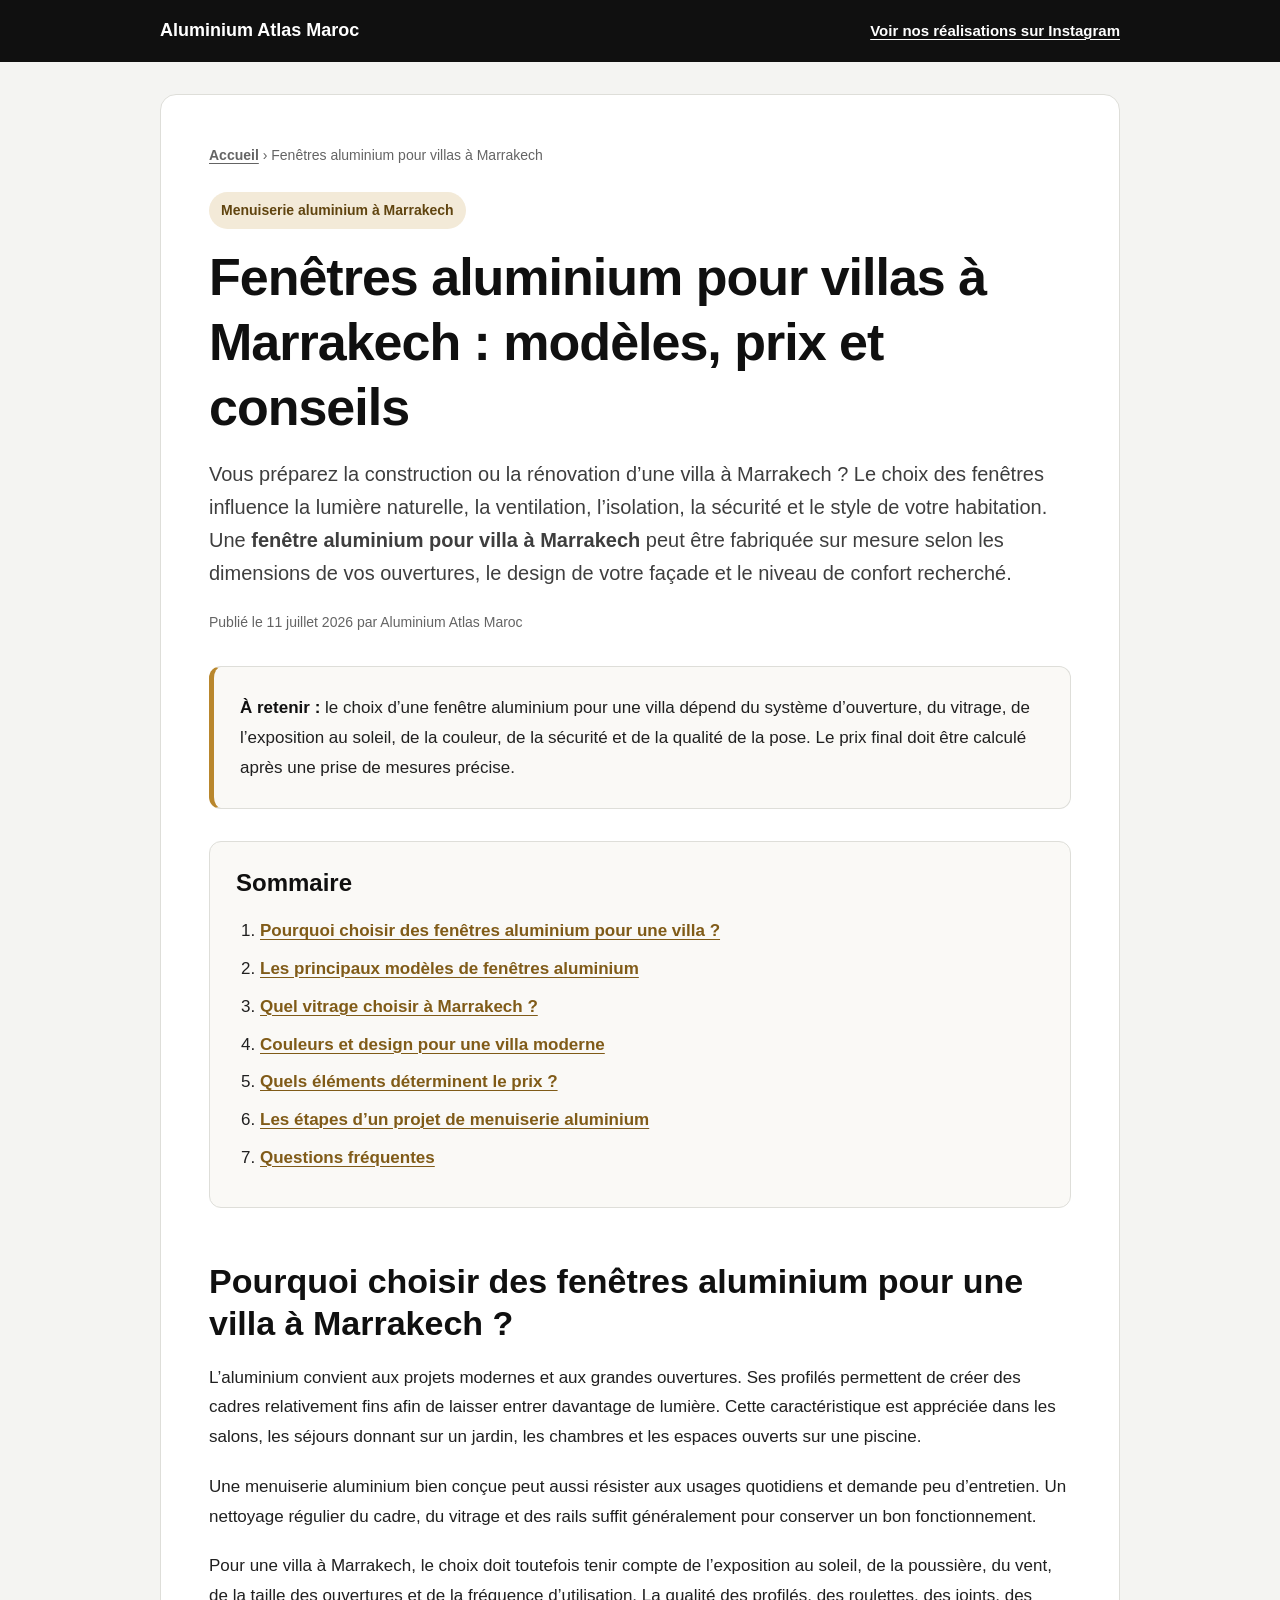
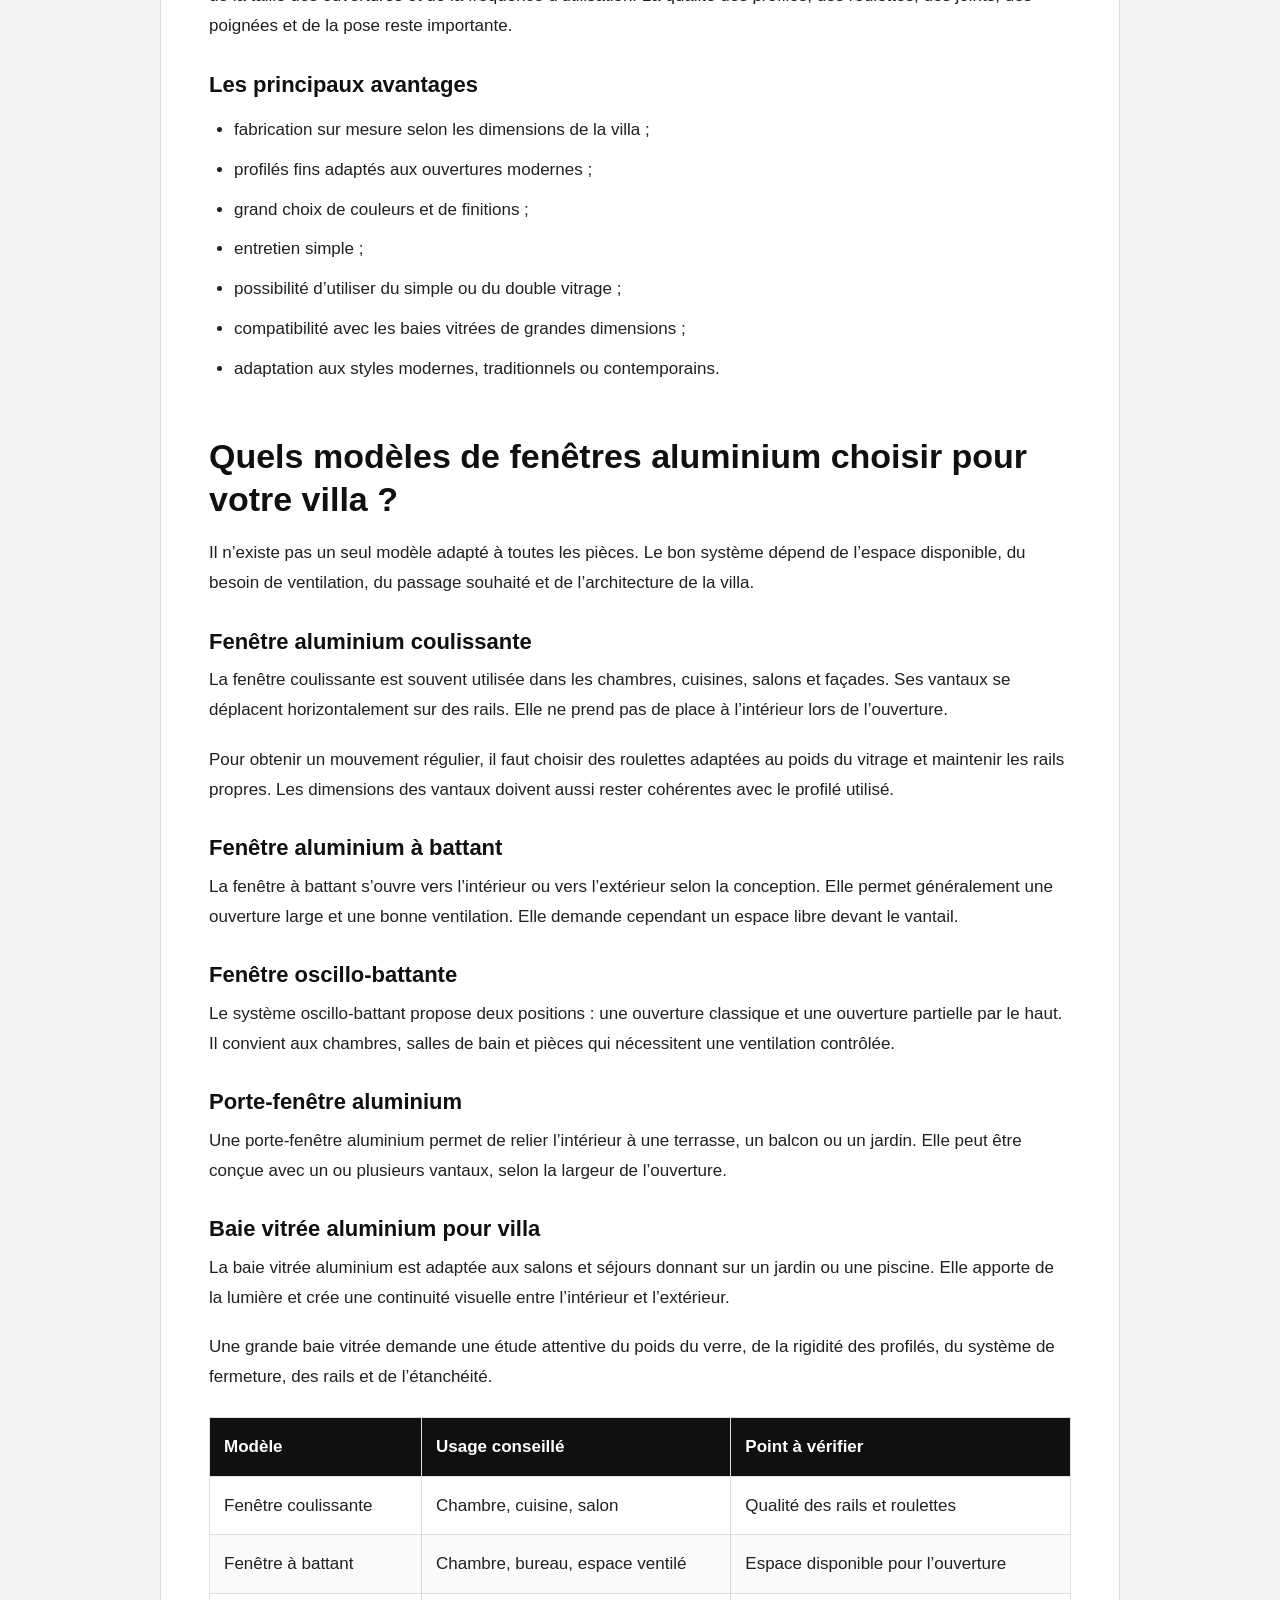
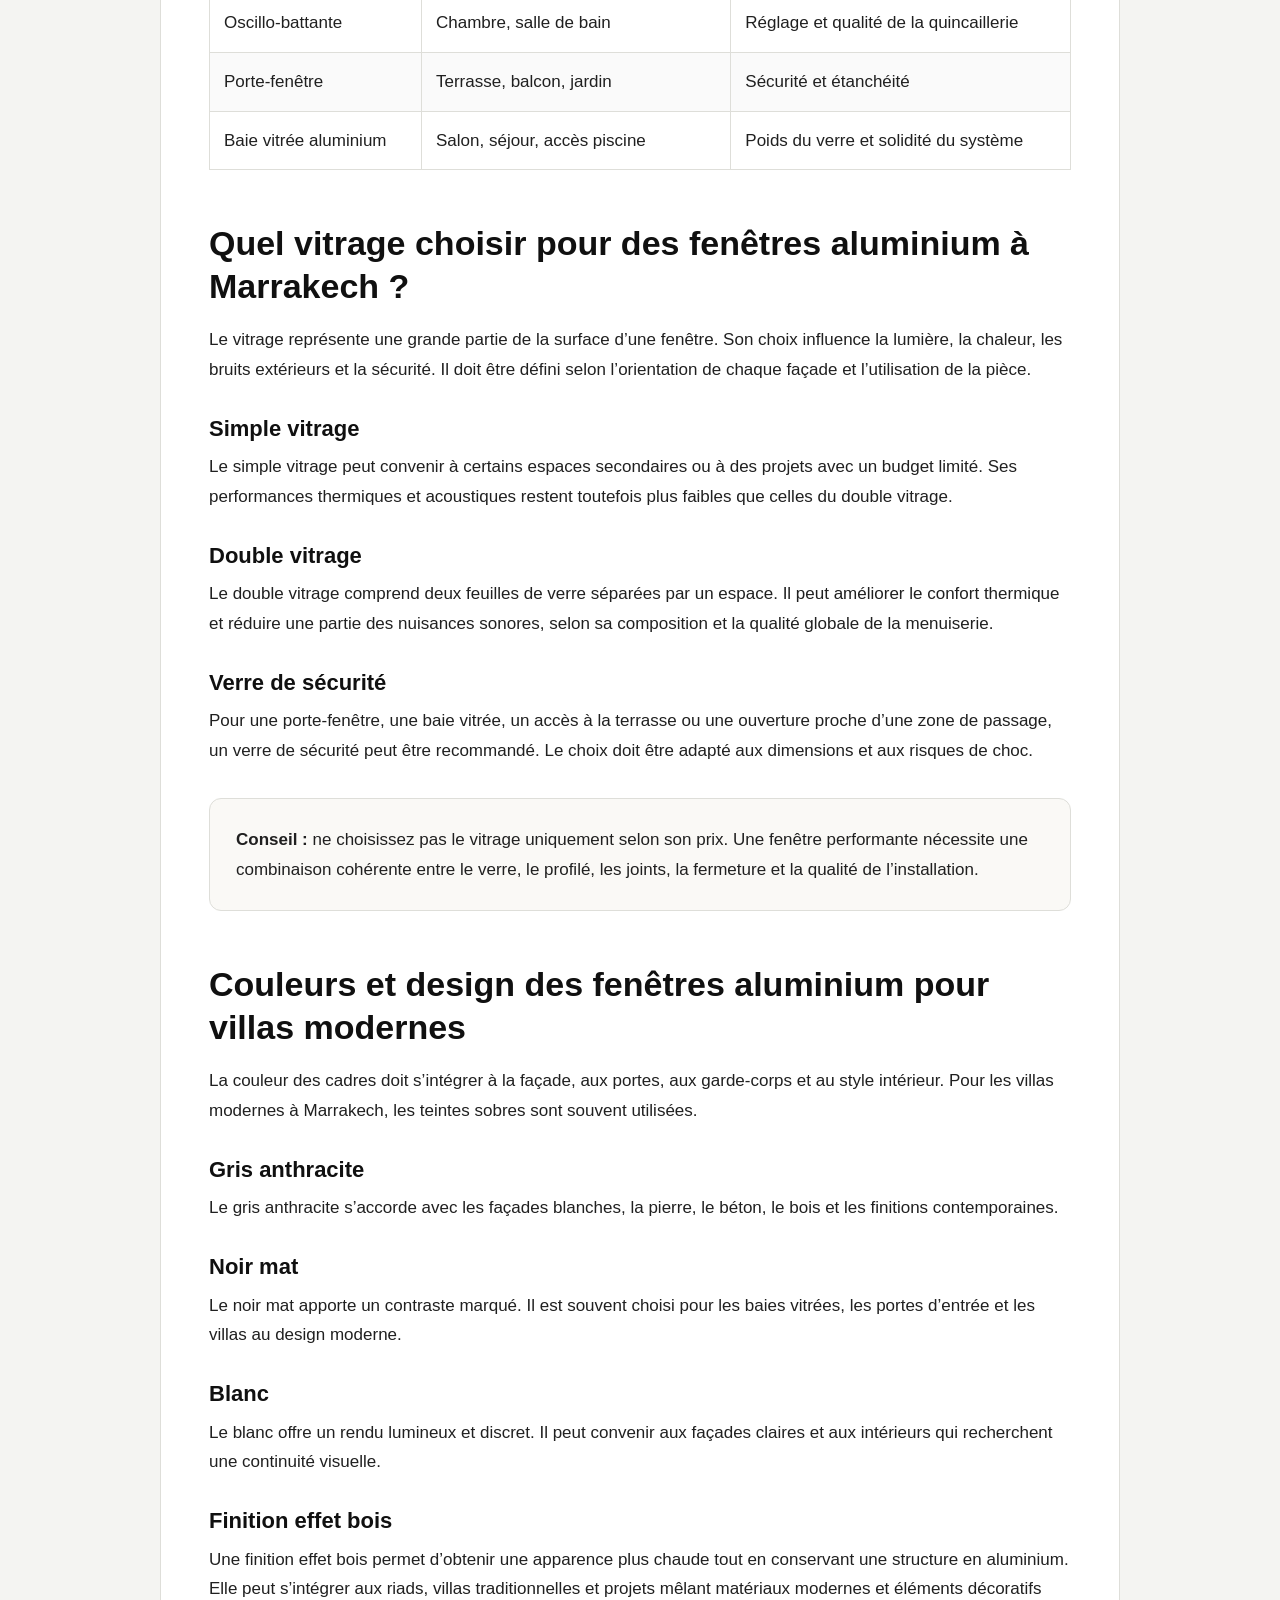
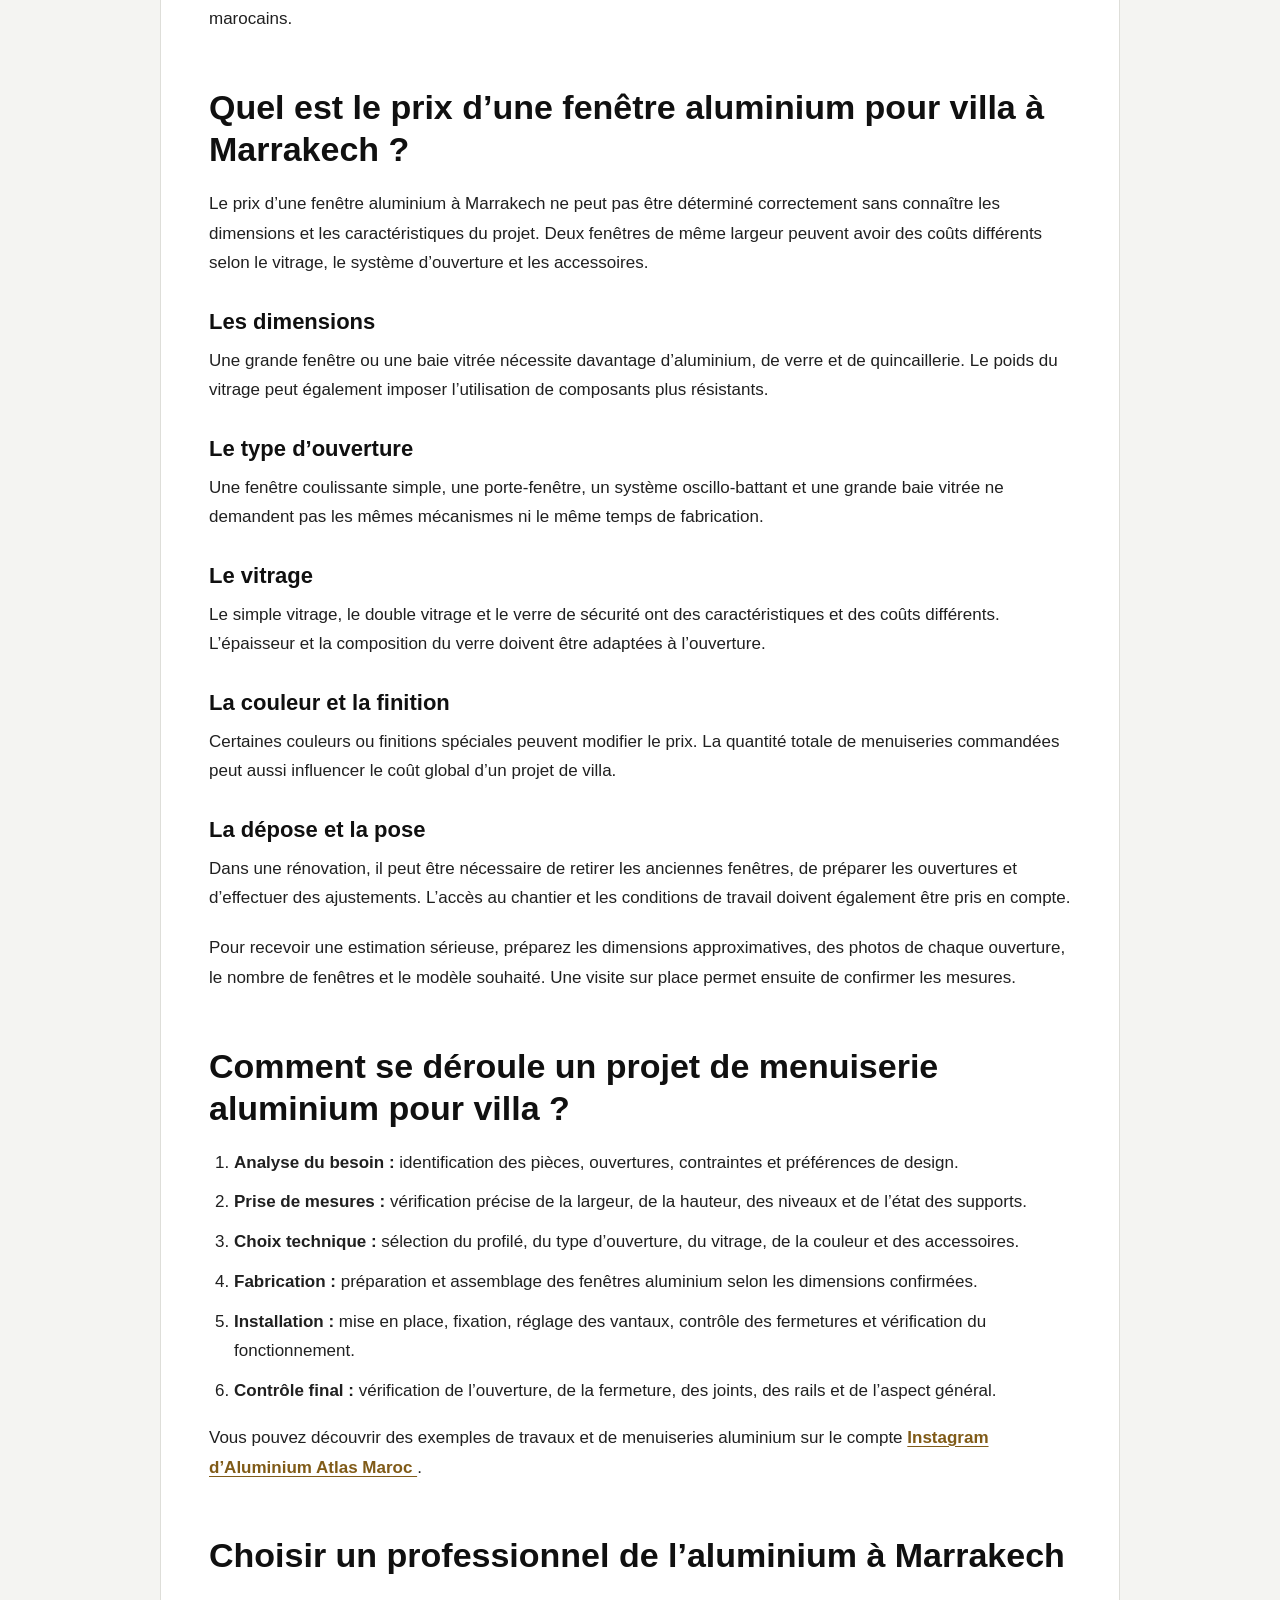
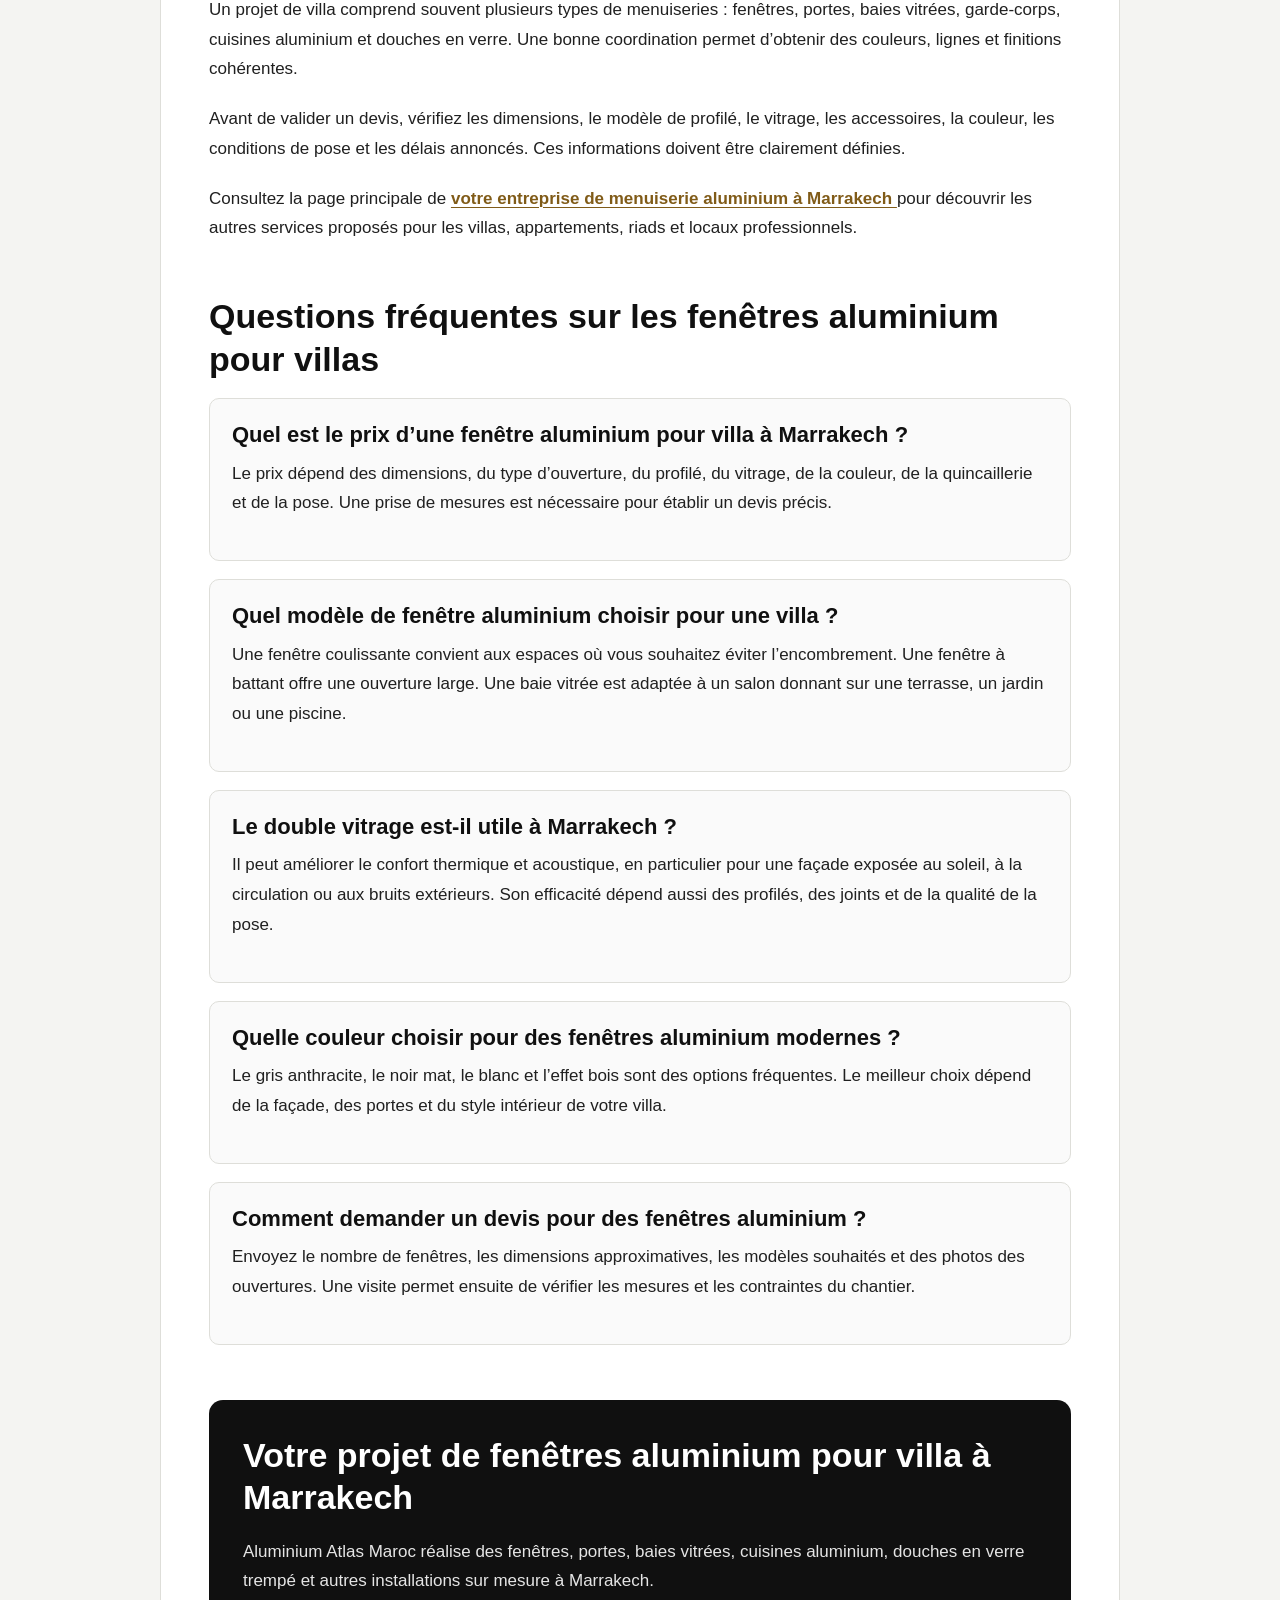
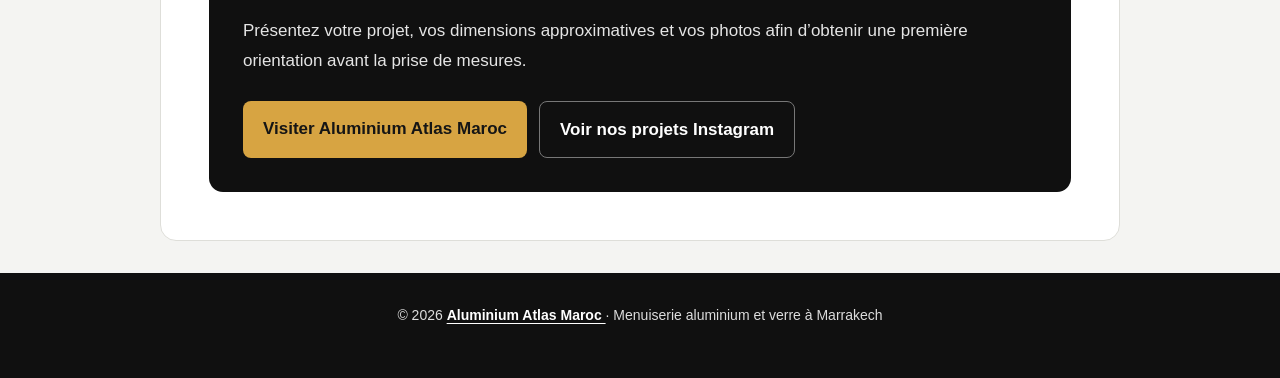
<file: public/blog/prix-fenetre-aluminium-marrakech/index.html>
<!doctype html>
<html lang="fr-MA">
<head>
  <meta charset="UTF-8" />
  <meta name="viewport" content="width=device-width, initial-scale=1.0" />

  <title>Fenêtres aluminium pour villas à Marrakech : prix et modèles 2026</title>

  <meta
    name="description"
    content="Fenêtres aluminium pour villas à Marrakech : coulissant, baie vitrée, porte-fenêtre, double vitrage, couleurs et prix. Conseils pour votre projet sur mesure."
  />

  <meta name="author" content="Aluminium Atlas Maroc" />

  <meta
    name="robots"
    content="index, follow, max-image-preview:large, max-snippet:-1, max-video-preview:-1"
  />

  <link
    rel="canonical"
    href="https://www.aluminium-atlas-maroc.com/blog/prix-fenetre-aluminium-marrakech/"
  />

  <!-- Open Graph -->
  <meta
    property="og:title"
    content="Fenêtres aluminium pour villas à Marrakech : prix et modèles"
  />

  <meta
    property="og:description"
    content="Découvrez les modèles, vitrages, couleurs et critères de prix d’une fenêtre aluminium pour villa à Marrakech."
  />

  <meta property="og:type" content="article" />

  <meta
    property="og:url"
    content="https://www.aluminium-atlas-maroc.com/blog/prix-fenetre-aluminium-marrakech/"
  />

  <meta property="og:site_name" content="Aluminium Atlas Maroc" />
  <meta property="og:locale" content="fr_MA" />

  <meta property="article:published_time" content="2026-07-11" />
  <meta property="article:modified_time" content="2026-07-11" />

  <!-- Google Analytics -->
  <script
    async
    src="https://www.googletagmanager.com/gtag/js?id=G-GCR6JK7VRV"
  ></script>

  <script>
    window.dataLayer = window.dataLayer || [];

    function gtag() {
      dataLayer.push(arguments);
    }

    gtag("js", new Date());
    gtag("config", "G-GCR6JK7VRV");
  </script>

  <!-- Structured data -->
  <script type="application/ld+json">
  {
    "@context": "https://schema.org",
    "@graph": [
      {
        "@type": "Article",
        "@id": "https://www.aluminium-atlas-maroc.com/blog/prix-fenetre-aluminium-marrakech/#article",
        "headline": "Fenêtres aluminium pour villas à Marrakech : prix et modèles 2026",
        "description": "Guide pour choisir une fenêtre aluminium pour villa à Marrakech : modèles, vitrage, isolation, couleurs, sécurité et critères de prix.",
        "datePublished": "2026-07-11",
        "dateModified": "2026-07-11",
        "inLanguage": "fr-MA",
        "mainEntityOfPage": {
          "@type": "WebPage",
          "@id": "https://www.aluminium-atlas-maroc.com/blog/prix-fenetre-aluminium-marrakech/"
        },
        "author": {
          "@type": "Organization",
          "name": "Aluminium Atlas Maroc",
          "url": "https://www.aluminium-atlas-maroc.com/"
        },
        "publisher": {
          "@type": "Organization",
          "name": "Aluminium Atlas Maroc",
          "url": "https://www.aluminium-atlas-maroc.com/"
        },
        "about": [
          {
            "@type": "Thing",
            "name": "Fenêtre aluminium"
          },
          {
            "@type": "Thing",
            "name": "Menuiserie aluminium à Marrakech"
          },
          {
            "@type": "Thing",
            "name": "Fenêtres pour villas"
          },
          {
            "@type": "Thing",
            "name": "Baie vitrée aluminium"
          }
        ]
      },
      {
        "@type": "HomeAndConstructionBusiness",
        "@id": "https://www.aluminium-atlas-maroc.com/#business",
        "name": "Aluminium Atlas Maroc",
        "url": "https://www.aluminium-atlas-maroc.com/",
        "description": "Entreprise de menuiserie aluminium et verre à Marrakech pour villas, appartements, riads, commerces et projets sur mesure.",
        "areaServed": {
          "@type": "City",
          "name": "Marrakech"
        },
        "sameAs": [
          "https://www.instagram.com/aluminium_service_marrakech/"
        ],
        "knowsAbout": [
          "Fenêtres aluminium",
          "Portes aluminium",
          "Baies vitrées",
          "Cuisines aluminium",
          "Douches en verre trempé",
          "Menuiserie aluminium pour villas"
        ]
      },
      {
        "@type": "BreadcrumbList",
        "@id": "https://www.aluminium-atlas-maroc.com/blog/prix-fenetre-aluminium-marrakech/#breadcrumb",
        "itemListElement": [
          {
            "@type": "ListItem",
            "position": 1,
            "name": "Accueil",
            "item": "https://www.aluminium-atlas-maroc.com/"
          },
          {
            "@type": "ListItem",
            "position": 2,
            "name": "Fenêtres aluminium pour villas à Marrakech",
            "item": "https://www.aluminium-atlas-maroc.com/blog/prix-fenetre-aluminium-marrakech/"
          }
        ]
      },
      {
        "@type": "FAQPage",
        "@id": "https://www.aluminium-atlas-maroc.com/blog/prix-fenetre-aluminium-marrakech/#faq",
        "mainEntity": [
          {
            "@type": "Question",
            "name": "Quel est le prix d’une fenêtre aluminium pour villa à Marrakech ?",
            "acceptedAnswer": {
              "@type": "Answer",
              "text": "Le prix dépend des dimensions, du type d’ouverture, du profilé, du vitrage, de la couleur, des accessoires et des conditions de pose. Une prise de mesures permet d’obtenir un devis précis."
            }
          },
          {
            "@type": "Question",
            "name": "Quel modèle de fenêtre aluminium choisir pour une villa ?",
            "acceptedAnswer": {
              "@type": "Answer",
              "text": "Les modèles les plus courants sont la fenêtre coulissante, la fenêtre à battant, l’oscillo-battant, la porte-fenêtre et la baie vitrée aluminium."
            }
          },
          {
            "@type": "Question",
            "name": "Le double vitrage est-il utile à Marrakech ?",
            "acceptedAnswer": {
              "@type": "Answer",
              "text": "Le double vitrage peut améliorer le confort thermique et acoustique, particulièrement pour une villa exposée au soleil, à la circulation ou aux bruits extérieurs."
            }
          },
          {
            "@type": "Question",
            "name": "Quelle couleur choisir pour des fenêtres aluminium modernes ?",
            "acceptedAnswer": {
              "@type": "Answer",
              "text": "Le noir mat, le gris anthracite, le blanc et les finitions effet bois sont souvent utilisés. Le choix doit rester cohérent avec la façade et le style intérieur de la villa."
            }
          }
        ]
      }
    ]
  }
  </script>

  <style>
    :root {
      --background: #f4f4f2;
      --surface: #ffffff;
      --text: #202020;
      --muted: #646464;
      --dark: #101010;
      --gold: #b9872d;
      --gold-light: #f3ead8;
      --border: #deded9;
      --max-width: 960px;
    }

    * {
      box-sizing: border-box;
    }

    html {
      scroll-behavior: smooth;
    }

    body {
      margin: 0;
      color: var(--text);
      background: var(--background);
      font-family: Arial, Helvetica, sans-serif;
      font-size: 17px;
      line-height: 1.75;
    }

    a {
      color: #805b18;
      font-weight: 700;
      text-decoration-thickness: 1px;
      text-underline-offset: 3px;
    }

    a:hover {
      color: #4f370c;
    }

    .topbar {
      background: var(--dark);
      color: #ffffff;
      padding: 15px 20px;
    }

    .topbar-inner {
      width: min(var(--max-width), 100%);
      margin: 0 auto;
      display: flex;
      align-items: center;
      justify-content: space-between;
      gap: 20px;
    }

    .brand {
      color: #ffffff;
      font-size: 18px;
      font-weight: 800;
      text-decoration: none;
    }

    .instagram-link {
      color: #ffffff;
      font-size: 15px;
    }

    .container {
      width: min(var(--max-width), calc(100% - 32px));
      margin: 32px auto;
      padding: 48px;
      background: var(--surface);
      border: 1px solid var(--border);
      border-radius: 16px;
    }

    .breadcrumb {
      margin-bottom: 25px;
      color: var(--muted);
      font-size: 14px;
    }

    .breadcrumb a {
      color: var(--muted);
    }

    .category {
      display: inline-block;
      margin-bottom: 16px;
      padding: 6px 12px;
      color: #60440f;
      background: var(--gold-light);
      border-radius: 30px;
      font-size: 14px;
      font-weight: 800;
    }

    h1,
    h2,
    h3 {
      color: var(--dark);
      line-height: 1.25;
    }

    h1 {
      max-width: 850px;
      margin: 0 0 18px;
      font-size: clamp(34px, 6vw, 52px);
      letter-spacing: -1px;
    }

    h2 {
      margin-top: 52px;
      margin-bottom: 18px;
      font-size: clamp(27px, 4vw, 34px);
    }

    h3 {
      margin-top: 30px;
      margin-bottom: 10px;
      font-size: 22px;
    }

    p {
      margin: 0 0 20px;
    }

    .intro {
      color: #3e3e3e;
      font-size: 20px;
      line-height: 1.65;
    }

    .article-meta {
      margin: 18px 0 30px;
      color: var(--muted);
      font-size: 14px;
    }

    .summary,
    .toc,
    .note {
      margin: 32px 0;
      padding: 26px;
      background: #faf9f6;
      border: 1px solid var(--border);
      border-radius: 12px;
    }

    .summary {
      border-left: 5px solid var(--gold);
    }

    .summary strong {
      color: var(--dark);
    }

    .toc h2 {
      margin-top: 0;
      font-size: 24px;
    }

    .toc ol {
      margin: 0;
      padding-left: 24px;
    }

    .toc li {
      margin-bottom: 8px;
    }

    ul,
    ol {
      padding-left: 25px;
    }

    li {
      margin-bottom: 10px;
    }

    .comparison {
      width: 100%;
      margin: 25px 0;
      border-collapse: collapse;
    }

    .comparison th,
    .comparison td {
      padding: 14px;
      border: 1px solid var(--border);
      text-align: left;
      vertical-align: top;
    }

    .comparison th {
      color: #ffffff;
      background: var(--dark);
    }

    .comparison tr:nth-child(even) {
      background: #fafafa;
    }

    .cta {
      margin-top: 55px;
      padding: 34px;
      color: #ffffff;
      background: var(--dark);
      border-radius: 14px;
    }

    .cta h2 {
      margin-top: 0;
      color: #ffffff;
    }

    .cta p {
      color: #e5e5e5;
    }

    .buttons {
      display: flex;
      flex-wrap: wrap;
      gap: 12px;
      margin-top: 25px;
    }

    .button {
      display: inline-block;
      padding: 13px 20px;
      border-radius: 8px;
      text-decoration: none;
    }

    .button-primary {
      color: #151515;
      background: #d7a442;
    }

    .button-primary:hover {
      color: #151515;
      background: #e4b75f;
    }

    .button-secondary {
      color: #ffffff;
      border: 1px solid #777777;
    }

    .button-secondary:hover {
      color: #ffffff;
      border-color: #ffffff;
    }

    .faq-item {
      margin-bottom: 18px;
      padding: 22px;
      background: #fafafa;
      border: 1px solid var(--border);
      border-radius: 10px;
    }

    .faq-item h3 {
      margin-top: 0;
    }

    footer {
      padding: 30px 20px;
      color: #dddddd;
      background: var(--dark);
      text-align: center;
      font-size: 14px;
    }

    footer a {
      color: #ffffff;
    }

    @media (max-width: 700px) {
      body {
        font-size: 16px;
      }

      .topbar-inner {
        align-items: flex-start;
        flex-direction: column;
        gap: 5px;
      }

      .container {
        width: min(100% - 20px, var(--max-width));
        margin: 12px auto;
        padding: 25px 20px;
        border-radius: 10px;
      }

      h1 {
        font-size: 34px;
      }

      h2 {
        font-size: 27px;
      }

      .comparison {
        display: block;
        overflow-x: auto;
      }
    }
  </style>
</head>

<body>
  <header class="topbar">
    <div class="topbar-inner">
      <a
        class="brand"
        href="https://www.aluminium-atlas-maroc.com/"
        rel="home"
      >
        Aluminium Atlas Maroc
      </a>

      <a
        class="instagram-link"
        href="https://www.instagram.com/aluminium_service_marrakech/"
        target="_blank"
        rel="noopener noreferrer"
      >
        Voir nos réalisations sur Instagram
      </a>
    </div>
  </header>

  <main class="container">
    <nav class="breadcrumb" aria-label="Fil d’Ariane">
      <a href="https://www.aluminium-atlas-maroc.com/">Accueil</a>
      <span aria-hidden="true"> › </span>
      <span>Fenêtres aluminium pour villas à Marrakech</span>
    </nav>

    <article>
      <span class="category">Menuiserie aluminium à Marrakech</span>

      <h1>
        Fenêtres aluminium pour villas à Marrakech : modèles, prix et conseils
      </h1>

      <p class="intro">
        Vous préparez la construction ou la rénovation d’une villa à Marrakech ?
        Le choix des fenêtres influence la lumière naturelle, la ventilation,
        l’isolation, la sécurité et le style de votre habitation. Une
        <strong>fenêtre aluminium pour villa à Marrakech</strong> peut être
        fabriquée sur mesure selon les dimensions de vos ouvertures, le design
        de votre façade et le niveau de confort recherché.
      </p>

      <div class="article-meta">
        Publié le
        <time datetime="2026-07-11">11 juillet 2026</time>
        par Aluminium Atlas Maroc
      </div>

      <div class="summary">
        <strong>À retenir :</strong> le choix d’une fenêtre aluminium pour une
        villa dépend du système d’ouverture, du vitrage, de l’exposition au
        soleil, de la couleur, de la sécurité et de la qualité de la pose. Le
        prix final doit être calculé après une prise de mesures précise.
      </div>

      <nav class="toc" aria-label="Sommaire de l’article">
        <h2>Sommaire</h2>

        <ol>
          <li>
            <a href="#avantages">
              Pourquoi choisir des fenêtres aluminium pour une villa ?
            </a>
          </li>

          <li>
            <a href="#modeles">
              Les principaux modèles de fenêtres aluminium
            </a>
          </li>

          <li>
            <a href="#vitrage">
              Quel vitrage choisir à Marrakech ?
            </a>
          </li>

          <li>
            <a href="#design">
              Couleurs et design pour une villa moderne
            </a>
          </li>

          <li>
            <a href="#prix">
              Quels éléments déterminent le prix ?
            </a>
          </li>

          <li>
            <a href="#installation">
              Les étapes d’un projet de menuiserie aluminium
            </a>
          </li>

          <li>
            <a href="#faq">
              Questions fréquentes
            </a>
          </li>
        </ol>
      </nav>

      <section id="avantages">
        <h2>
          Pourquoi choisir des fenêtres aluminium pour une villa à Marrakech ?
        </h2>

        <p>
          L’aluminium convient aux projets modernes et aux grandes ouvertures.
          Ses profilés permettent de créer des cadres relativement fins afin
          de laisser entrer davantage de lumière. Cette caractéristique est
          appréciée dans les salons, les séjours donnant sur un jardin, les
          chambres et les espaces ouverts sur une piscine.
        </p>

        <p>
          Une menuiserie aluminium bien conçue peut aussi résister aux usages
          quotidiens et demande peu d’entretien. Un nettoyage régulier du cadre,
          du vitrage et des rails suffit généralement pour conserver un bon
          fonctionnement.
        </p>

        <p>
          Pour une villa à Marrakech, le choix doit toutefois tenir compte de
          l’exposition au soleil, de la poussière, du vent, de la taille des
          ouvertures et de la fréquence d’utilisation. La qualité des profilés,
          des roulettes, des joints, des poignées et de la pose reste importante.
        </p>

        <h3>Les principaux avantages</h3>

        <ul>
          <li>fabrication sur mesure selon les dimensions de la villa ;</li>
          <li>profilés fins adaptés aux ouvertures modernes ;</li>
          <li>grand choix de couleurs et de finitions ;</li>
          <li>entretien simple ;</li>
          <li>possibilité d’utiliser du simple ou du double vitrage ;</li>
          <li>compatibilité avec les baies vitrées de grandes dimensions ;</li>
          <li>adaptation aux styles modernes, traditionnels ou contemporains.</li>
        </ul>
      </section>

      <section id="modeles">
        <h2>
          Quels modèles de fenêtres aluminium choisir pour votre villa ?
        </h2>

        <p>
          Il n’existe pas un seul modèle adapté à toutes les pièces. Le bon
          système dépend de l’espace disponible, du besoin de ventilation, du
          passage souhaité et de l’architecture de la villa.
        </p>

        <h3>Fenêtre aluminium coulissante</h3>

        <p>
          La fenêtre coulissante est souvent utilisée dans les chambres,
          cuisines, salons et façades. Ses vantaux se déplacent horizontalement
          sur des rails. Elle ne prend pas de place à l’intérieur lors de
          l’ouverture.
        </p>

        <p>
          Pour obtenir un mouvement régulier, il faut choisir des roulettes
          adaptées au poids du vitrage et maintenir les rails propres. Les
          dimensions des vantaux doivent aussi rester cohérentes avec le profilé
          utilisé.
        </p>

        <h3>Fenêtre aluminium à battant</h3>

        <p>
          La fenêtre à battant s’ouvre vers l’intérieur ou vers l’extérieur
          selon la conception. Elle permet généralement une ouverture large et
          une bonne ventilation. Elle demande cependant un espace libre devant
          le vantail.
        </p>

        <h3>Fenêtre oscillo-battante</h3>

        <p>
          Le système oscillo-battant propose deux positions : une ouverture
          classique et une ouverture partielle par le haut. Il convient aux
          chambres, salles de bain et pièces qui nécessitent une ventilation
          contrôlée.
        </p>

        <h3>Porte-fenêtre aluminium</h3>

        <p>
          Une porte-fenêtre aluminium permet de relier l’intérieur à une
          terrasse, un balcon ou un jardin. Elle peut être conçue avec un ou
          plusieurs vantaux, selon la largeur de l’ouverture.
        </p>

        <h3>Baie vitrée aluminium pour villa</h3>

        <p>
          La baie vitrée aluminium est adaptée aux salons et séjours donnant
          sur un jardin ou une piscine. Elle apporte de la lumière et crée une
          continuité visuelle entre l’intérieur et l’extérieur.
        </p>

        <p>
          Une grande baie vitrée demande une étude attentive du poids du verre,
          de la rigidité des profilés, du système de fermeture, des rails et de
          l’étanchéité.
        </p>

        <table class="comparison">
          <thead>
            <tr>
              <th>Modèle</th>
              <th>Usage conseillé</th>
              <th>Point à vérifier</th>
            </tr>
          </thead>

          <tbody>
            <tr>
              <td>Fenêtre coulissante</td>
              <td>Chambre, cuisine, salon</td>
              <td>Qualité des rails et roulettes</td>
            </tr>

            <tr>
              <td>Fenêtre à battant</td>
              <td>Chambre, bureau, espace ventilé</td>
              <td>Espace disponible pour l’ouverture</td>
            </tr>

            <tr>
              <td>Oscillo-battante</td>
              <td>Chambre, salle de bain</td>
              <td>Réglage et qualité de la quincaillerie</td>
            </tr>

            <tr>
              <td>Porte-fenêtre</td>
              <td>Terrasse, balcon, jardin</td>
              <td>Sécurité et étanchéité</td>
            </tr>

            <tr>
              <td>Baie vitrée aluminium</td>
              <td>Salon, séjour, accès piscine</td>
              <td>Poids du verre et solidité du système</td>
            </tr>
          </tbody>
        </table>
      </section>

      <section id="vitrage">
        <h2>
          Quel vitrage choisir pour des fenêtres aluminium à Marrakech ?
        </h2>

        <p>
          Le vitrage représente une grande partie de la surface d’une fenêtre.
          Son choix influence la lumière, la chaleur, les bruits extérieurs et
          la sécurité. Il doit être défini selon l’orientation de chaque façade
          et l’utilisation de la pièce.
        </p>

        <h3>Simple vitrage</h3>

        <p>
          Le simple vitrage peut convenir à certains espaces secondaires ou à
          des projets avec un budget limité. Ses performances thermiques et
          acoustiques restent toutefois plus faibles que celles du double
          vitrage.
        </p>

        <h3>Double vitrage</h3>

        <p>
          Le double vitrage comprend deux feuilles de verre séparées par un
          espace. Il peut améliorer le confort thermique et réduire une partie
          des nuisances sonores, selon sa composition et la qualité globale de
          la menuiserie.
        </p>

        <h3>Verre de sécurité</h3>

        <p>
          Pour une porte-fenêtre, une baie vitrée, un accès à la terrasse ou une
          ouverture proche d’une zone de passage, un verre de sécurité peut être
          recommandé. Le choix doit être adapté aux dimensions et aux risques
          de choc.
        </p>

        <div class="note">
          <strong>Conseil :</strong> ne choisissez pas le vitrage uniquement
          selon son prix. Une fenêtre performante nécessite une combinaison
          cohérente entre le verre, le profilé, les joints, la fermeture et la
          qualité de l’installation.
        </div>
      </section>

      <section id="design">
        <h2>
          Couleurs et design des fenêtres aluminium pour villas modernes
        </h2>

        <p>
          La couleur des cadres doit s’intégrer à la façade, aux portes, aux
          garde-corps et au style intérieur. Pour les villas modernes à
          Marrakech, les teintes sobres sont souvent utilisées.
        </p>

        <h3>Gris anthracite</h3>

        <p>
          Le gris anthracite s’accorde avec les façades blanches, la pierre,
          le béton, le bois et les finitions contemporaines.
        </p>

        <h3>Noir mat</h3>

        <p>
          Le noir mat apporte un contraste marqué. Il est souvent choisi pour
          les baies vitrées, les portes d’entrée et les villas au design moderne.
        </p>

        <h3>Blanc</h3>

        <p>
          Le blanc offre un rendu lumineux et discret. Il peut convenir aux
          façades claires et aux intérieurs qui recherchent une continuité
          visuelle.
        </p>

        <h3>Finition effet bois</h3>

        <p>
          Une finition effet bois permet d’obtenir une apparence plus chaude
          tout en conservant une structure en aluminium. Elle peut s’intégrer
          aux riads, villas traditionnelles et projets mêlant matériaux modernes
          et éléments décoratifs marocains.
        </p>
      </section>

      <section id="prix">
        <h2>
          Quel est le prix d’une fenêtre aluminium pour villa à Marrakech ?
        </h2>

        <p>
          Le prix d’une fenêtre aluminium à Marrakech ne peut pas être déterminé
          correctement sans connaître les dimensions et les caractéristiques du
          projet. Deux fenêtres de même largeur peuvent avoir des coûts
          différents selon le vitrage, le système d’ouverture et les accessoires.
        </p>

        <h3>Les dimensions</h3>

        <p>
          Une grande fenêtre ou une baie vitrée nécessite davantage d’aluminium,
          de verre et de quincaillerie. Le poids du vitrage peut également
          imposer l’utilisation de composants plus résistants.
        </p>

        <h3>Le type d’ouverture</h3>

        <p>
          Une fenêtre coulissante simple, une porte-fenêtre, un système
          oscillo-battant et une grande baie vitrée ne demandent pas les mêmes
          mécanismes ni le même temps de fabrication.
        </p>

        <h3>Le vitrage</h3>

        <p>
          Le simple vitrage, le double vitrage et le verre de sécurité ont des
          caractéristiques et des coûts différents. L’épaisseur et la
          composition du verre doivent être adaptées à l’ouverture.
        </p>

        <h3>La couleur et la finition</h3>

        <p>
          Certaines couleurs ou finitions spéciales peuvent modifier le prix.
          La quantité totale de menuiseries commandées peut aussi influencer le
          coût global d’un projet de villa.
        </p>

        <h3>La dépose et la pose</h3>

        <p>
          Dans une rénovation, il peut être nécessaire de retirer les anciennes
          fenêtres, de préparer les ouvertures et d’effectuer des ajustements.
          L’accès au chantier et les conditions de travail doivent également
          être pris en compte.
        </p>

        <p>
          Pour recevoir une estimation sérieuse, préparez les dimensions
          approximatives, des photos de chaque ouverture, le nombre de fenêtres
          et le modèle souhaité. Une visite sur place permet ensuite de confirmer
          les mesures.
        </p>
      </section>

      <section id="installation">
        <h2>
          Comment se déroule un projet de menuiserie aluminium pour villa ?
        </h2>

        <ol>
          <li>
            <strong>Analyse du besoin :</strong> identification des pièces,
            ouvertures, contraintes et préférences de design.
          </li>

          <li>
            <strong>Prise de mesures :</strong> vérification précise de la
            largeur, de la hauteur, des niveaux et de l’état des supports.
          </li>

          <li>
            <strong>Choix technique :</strong> sélection du profilé, du type
            d’ouverture, du vitrage, de la couleur et des accessoires.
          </li>

          <li>
            <strong>Fabrication :</strong> préparation et assemblage des
            fenêtres aluminium selon les dimensions confirmées.
          </li>

          <li>
            <strong>Installation :</strong> mise en place, fixation, réglage
            des vantaux, contrôle des fermetures et vérification du fonctionnement.
          </li>

          <li>
            <strong>Contrôle final :</strong> vérification de l’ouverture, de
            la fermeture, des joints, des rails et de l’aspect général.
          </li>
        </ol>

        <p>
          Vous pouvez découvrir des exemples de travaux et de menuiseries
          aluminium sur le compte
          <a
            href="https://www.instagram.com/aluminium_service_marrakech/"
            target="_blank"
            rel="noopener noreferrer"
          >
            Instagram d’Aluminium Atlas Maroc
          </a>.
        </p>
      </section>

      <section>
        <h2>
          Choisir un professionnel de l’aluminium à Marrakech
        </h2>

        <p>
          Un projet de villa comprend souvent plusieurs types de menuiseries :
          fenêtres, portes, baies vitrées, garde-corps, cuisines aluminium et
          douches en verre. Une bonne coordination permet d’obtenir des couleurs,
          lignes et finitions cohérentes.
        </p>

        <p>
          Avant de valider un devis, vérifiez les dimensions, le modèle de
          profilé, le vitrage, les accessoires, la couleur, les conditions de
          pose et les délais annoncés. Ces informations doivent être clairement
          définies.
        </p>

        <p>
          Consultez la page principale de
          <a href="https://www.aluminium-atlas-maroc.com/">
            votre entreprise de menuiserie aluminium à Marrakech
          </a>
          pour découvrir les autres services proposés pour les villas,
          appartements, riads et locaux professionnels.
        </p>
      </section>

      <section id="faq">
        <h2>
          Questions fréquentes sur les fenêtres aluminium pour villas
        </h2>

        <div class="faq-item">
          <h3>
            Quel est le prix d’une fenêtre aluminium pour villa à Marrakech ?
          </h3>

          <p>
            Le prix dépend des dimensions, du type d’ouverture, du profilé, du
            vitrage, de la couleur, de la quincaillerie et de la pose. Une prise
            de mesures est nécessaire pour établir un devis précis.
          </p>
        </div>

        <div class="faq-item">
          <h3>
            Quel modèle de fenêtre aluminium choisir pour une villa ?
          </h3>

          <p>
            Une fenêtre coulissante convient aux espaces où vous souhaitez
            éviter l’encombrement. Une fenêtre à battant offre une ouverture
            large. Une baie vitrée est adaptée à un salon donnant sur une
            terrasse, un jardin ou une piscine.
          </p>
        </div>

        <div class="faq-item">
          <h3>Le double vitrage est-il utile à Marrakech ?</h3>

          <p>
            Il peut améliorer le confort thermique et acoustique, en particulier
            pour une façade exposée au soleil, à la circulation ou aux bruits
            extérieurs. Son efficacité dépend aussi des profilés, des joints et
            de la qualité de la pose.
          </p>
        </div>

        <div class="faq-item">
          <h3>
            Quelle couleur choisir pour des fenêtres aluminium modernes ?
          </h3>

          <p>
            Le gris anthracite, le noir mat, le blanc et l’effet bois sont des
            options fréquentes. Le meilleur choix dépend de la façade, des
            portes et du style intérieur de votre villa.
          </p>
        </div>

        <div class="faq-item">
          <h3>
            Comment demander un devis pour des fenêtres aluminium ?
          </h3>

          <p>
            Envoyez le nombre de fenêtres, les dimensions approximatives, les
            modèles souhaités et des photos des ouvertures. Une visite permet
            ensuite de vérifier les mesures et les contraintes du chantier.
          </p>
        </div>
      </section>

      <section class="cta">
        <h2>
          Votre projet de fenêtres aluminium pour villa à Marrakech
        </h2>

        <p>
          Aluminium Atlas Maroc réalise des fenêtres, portes, baies vitrées,
          cuisines aluminium, douches en verre trempé et autres installations
          sur mesure à Marrakech.
        </p>

        <p>
          Présentez votre projet, vos dimensions approximatives et vos photos
          afin d’obtenir une première orientation avant la prise de mesures.
        </p>

        <div class="buttons">
          <a
            class="button button-primary"
            href="https://www.aluminium-atlas-maroc.com/"
          >
            Visiter Aluminium Atlas Maroc
          </a>

          <a
            class="button button-secondary"
            href="https://www.instagram.com/aluminium_service_marrakech/"
            target="_blank"
            rel="noopener noreferrer"
          >
            Voir nos projets Instagram
          </a>
        </div>
      </section>
    </article>
  </main>

  <footer>
    <p>
      © 2026
      <a href="https://www.aluminium-atlas-maroc.com/">
        Aluminium Atlas Maroc
      </a>
      · Menuiserie aluminium et verre à Marrakech
    </p>
  </footer>
</body>
</html>
</file>
